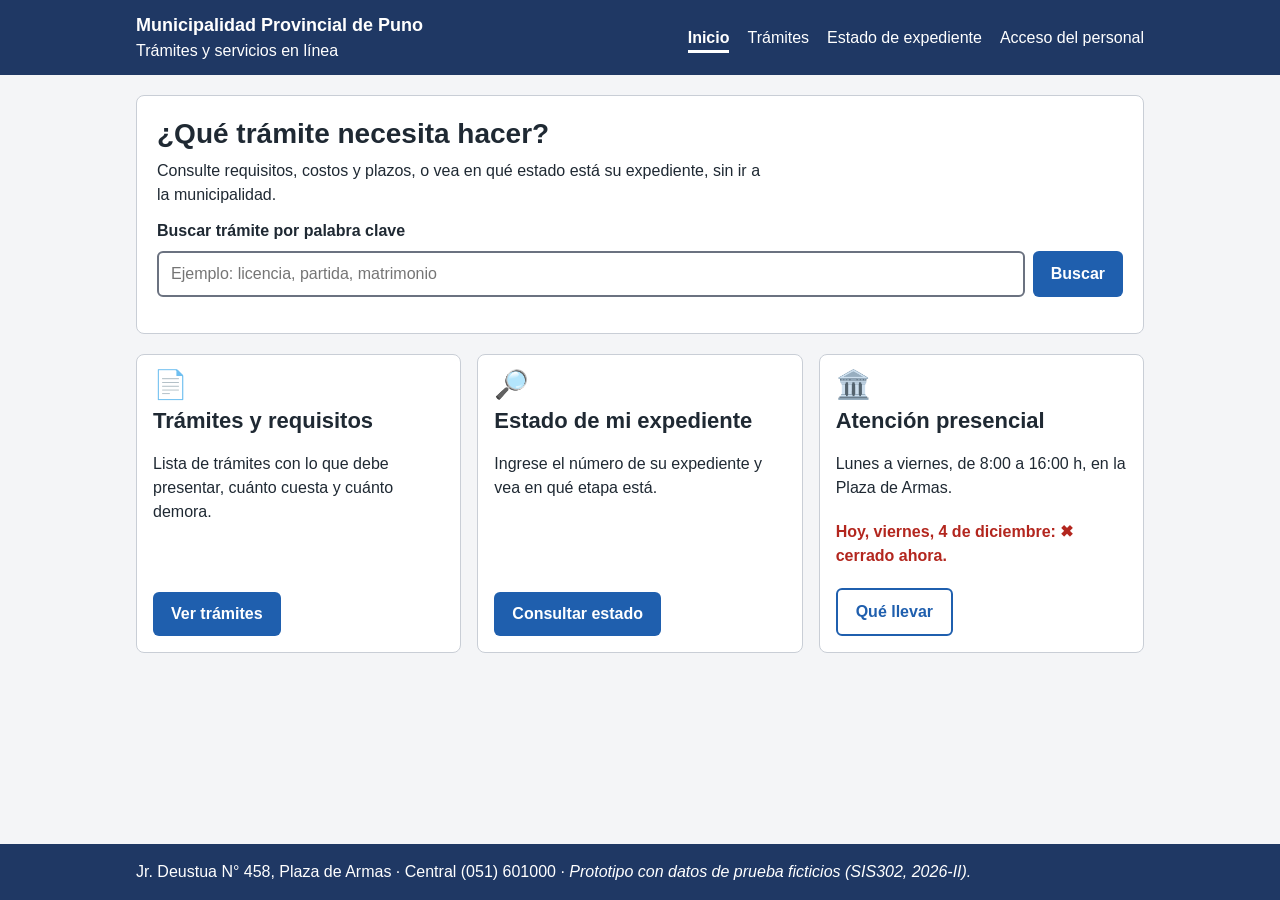
<file: index.html>
<!DOCTYPE html>
<html lang="es">
<head>
  <meta charset="utf-8">
  <link rel="icon" type="image/png" href="img/icono.png">
  <meta name="viewport" content="width=device-width, initial-scale=1">
  <title>Inicio · Municipalidad Provincial de Puno</title>
  <link rel="stylesheet" href="css/estilos.css">
</head>
<body>
  <header class="cabecera">
    <div class="contenedor">
      <a class="marca" href="index.html">Municipalidad Provincial de Puno<small>Trámites y servicios en línea</small></a>
      <nav aria-label="Menú principal">
      <ul class="menu">
        <li><a href="index.html" aria-current="page">Inicio</a></li>
        <li><a href="tramites.html">Trámites</a></li>
        <li><a href="expediente.html">Estado de expediente</a></li>
        <li><a href="login.html">Acceso del personal</a></li>
      </ul>
      </nav>
    </div>
  </header>
  <main class="contenedor">
    <section class="portada">
      <h1>¿Qué trámite necesita hacer?</h1>
      <p>Consulte requisitos, costos y plazos, o vea en qué estado está su expediente, sin ir a la municipalidad.</p>
      <form class="buscador" action="tramites.html" role="search">
        <label for="q">Buscar trámite por palabra clave</label>
        <input id="q" name="q" type="search" placeholder="Ejemplo: licencia, partida, matrimonio">
        <button class="boton" type="submit">Buscar</button>
      </form>
    </section>
    <section class="accesos" aria-label="Accesos directos">
      <article class="tarjeta">
        <span class="icono" aria-hidden="true">📄</span>
        <h2>Trámites y requisitos</h2>
        <p>Lista de trámites con lo que debe presentar, cuánto cuesta y cuánto demora.</p>
        <a class="boton" href="tramites.html">Ver trámites</a>
      </article>
      <article class="tarjeta">
        <span class="icono" aria-hidden="true">🔎</span>
        <h2>Estado de mi expediente</h2>
        <p>Ingrese el número de su expediente y vea en qué etapa está.</p>
        <a class="boton" href="expediente.html">Consultar estado</a>
      </article>
      <article class="tarjeta">
        <span class="icono" aria-hidden="true">🏛️</span>
        <h2>Atención presencial</h2>
        <p>Lunes a viernes, de 8:00 a 16:00 h, en la Plaza de Armas.</p>
        <p class="estado-atencion" id="estado-atencion">Hoy, <time id="hoy" datetime="2026-10-09">hoy</time>: <span id="texto-estado">consulte el horario</span>.</p>
        <a class="boton secundario" href="tramites.html">Qué llevar</a>
      </article>
    </section>
  </main>
  <footer class="pie">
    <div class="contenedor">
      Jr. Deustua N° 458, Plaza de Armas · Central (051) 601000 ·
      <span class="aviso-prueba">Prototipo con datos de prueba ficticios (SIS302, 2026-II).</span>
    </div>
  </footer>
  <script src="js/datos.js"></script>
  <script src="js/inicio.js"></script>
</body>
</html>
</file>
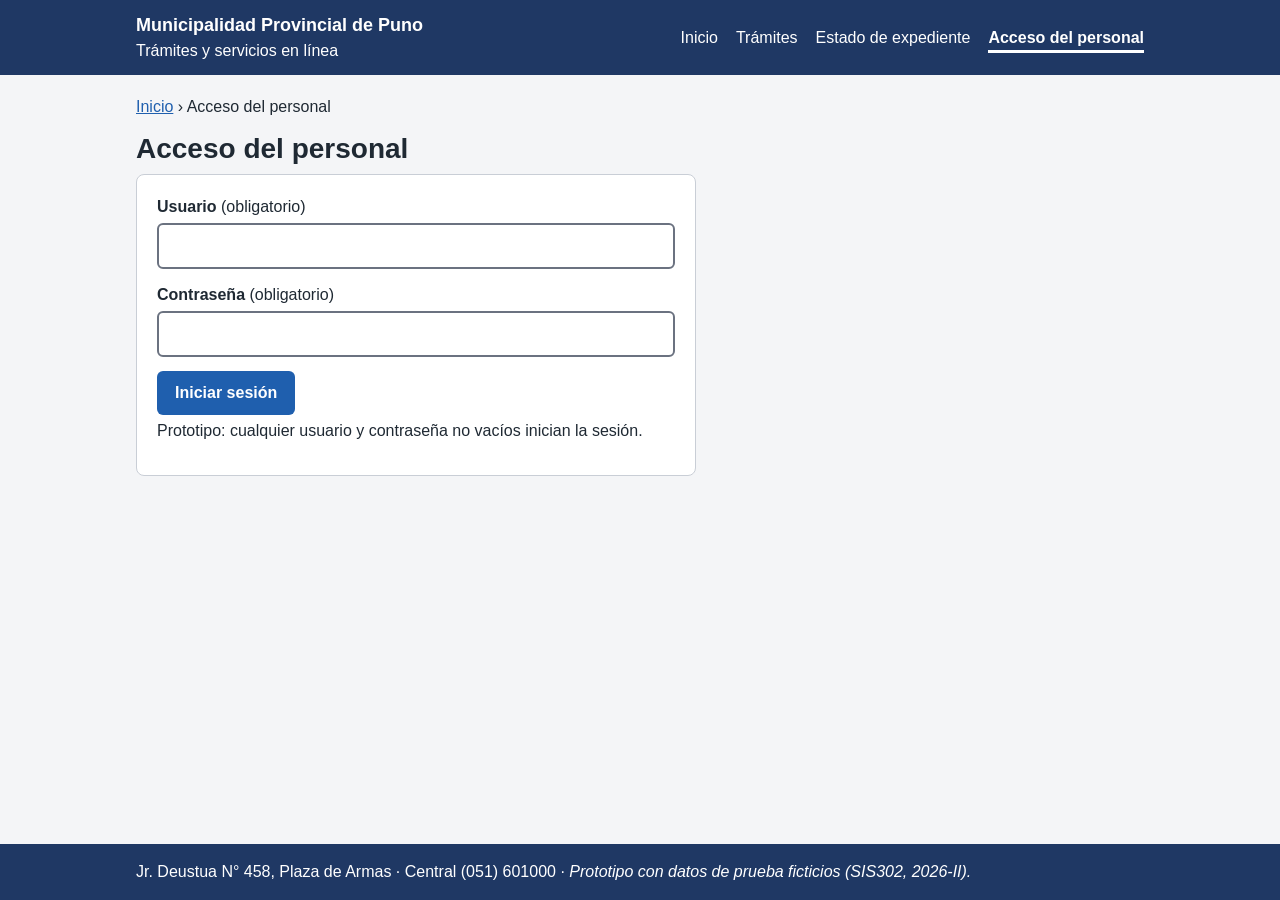
<file: admin.html>
<!DOCTYPE html>
<html lang="es">
<head>
  <meta charset="utf-8">
  <link rel="icon" type="image/png" href="img/icono.png">
  <meta name="viewport" content="width=device-width, initial-scale=1">
  <title>Editar trámite · Municipalidad Provincial de Puno</title>
  <link rel="stylesheet" href="css/estilos.css">
</head>
<body>
  <header class="cabecera">
    <div class="contenedor">
      <a class="marca" href="index.html">Municipalidad Provincial de Puno<small>Trámites y servicios en línea</small></a>
      <nav aria-label="Menú principal">
      <ul class="menu">
        <li><a href="index.html">Inicio</a></li>
        <li><a href="tramites.html">Trámites</a></li>
        <li><a href="expediente.html">Estado de expediente</a></li>
        <li><a href="login.html" aria-current="page">Acceso del personal</a></li>
      </ul>
      </nav>
    </div>
  </header>
  <main class="contenedor">
    <p class="migas"><a href="index.html">Inicio</a> › Administración › Editar trámite</p>
    <div class="sesion" id="sesion">Sesión iniciada: administrador de contenidos · <a href="index.html" id="salir">Cerrar sesión</a></div>
    <h1>Editar trámite</h1>
    <form class="formulario" id="form" novalidate>
      <div class="campo">
        <label for="tramite">Trámite</label>
        <select id="tramite" name="tramite"></select>
      </div>
      <div class="campo">
        <label for="costo">Costo (S/) <span class="req">(obligatorio)</span></label>
        <input id="costo" name="costo" type="text" inputmode="decimal" required aria-describedby="ayuda-costo err-costo">
        <p class="ayuda" id="ayuda-costo">Use punto para los decimales, por ejemplo 120.50.</p>
        <p class="err" id="err-costo" hidden></p>
      </div>
      <div class="campo">
        <label for="plazo">Plazo <span class="req">(obligatorio)</span></label>
        <input id="plazo" name="plazo" type="text" required aria-describedby="err-plazo">
        <p class="err" id="err-plazo" hidden></p>
      </div>
      <div class="acciones">
        <button class="boton" type="submit">Guardar cambios</button>
        <a class="boton secundario" id="ver" href="tramites.html">Ver como ciudadano</a>
      </div>
    </form>
    <div class="mensaje ok" id="ok" hidden role="status"></div>
    <div class="mensaje error" id="error" hidden role="alert"></div>
  </main>
  <footer class="pie">
    <div class="contenedor">
      Jr. Deustua N° 458, Plaza de Armas · Central (051) 601000 ·
      <span class="aviso-prueba">Prototipo con datos de prueba ficticios (SIS302, 2026-II).</span>
    </div>
  </footer>
  <script src="js/datos.js"></script>
  <script src="js/admin.js"></script>
</body>
</html>
</file>
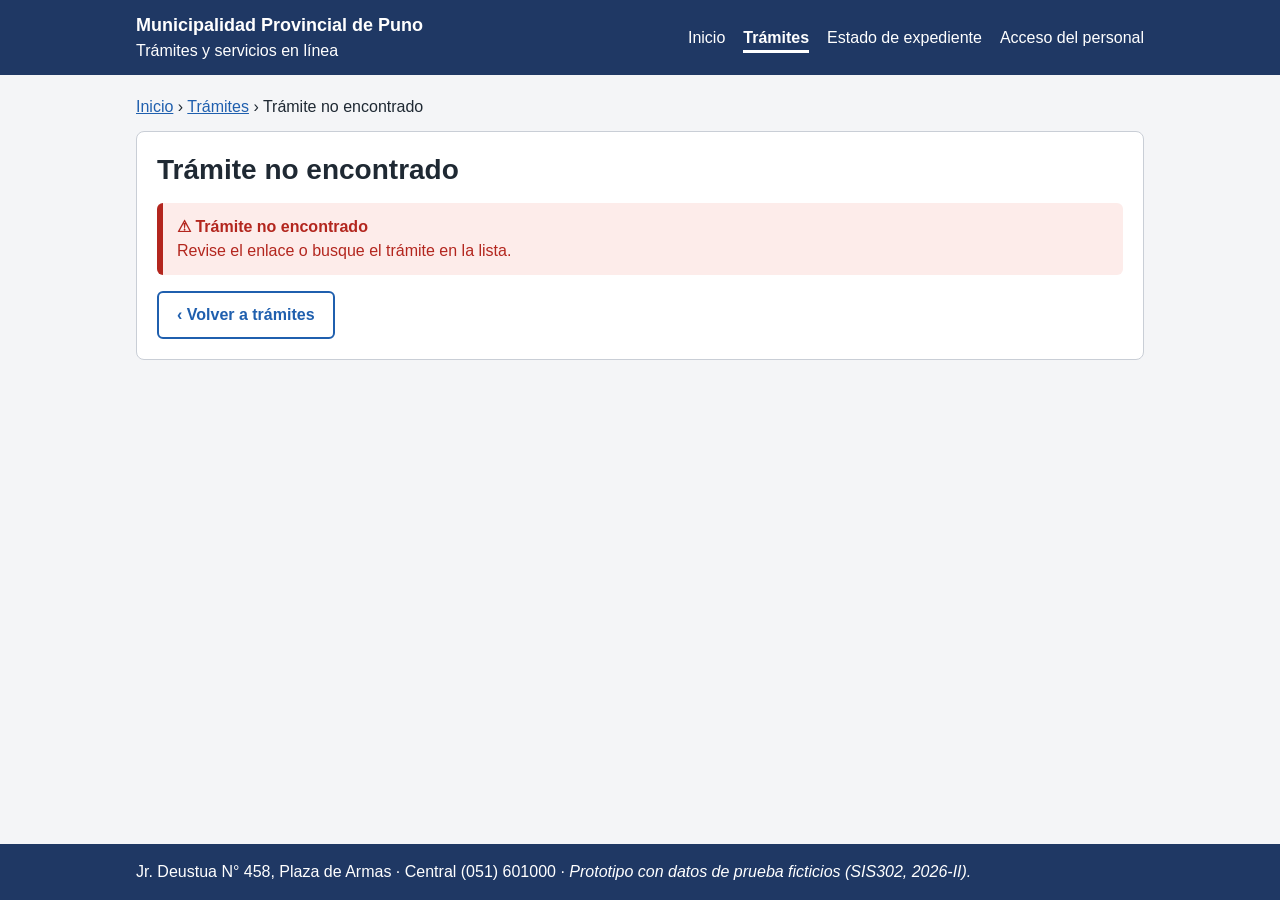
<file: detalle.html>
<!DOCTYPE html>
<html lang="es">
<head>
  <meta charset="utf-8">
  <link rel="icon" type="image/png" href="img/icono.png">
  <meta name="viewport" content="width=device-width, initial-scale=1">
  <title>Detalle del trámite · Municipalidad Provincial de Puno</title>
  <link rel="stylesheet" href="css/estilos.css">
</head>
<body>
  <header class="cabecera">
    <div class="contenedor">
      <a class="marca" href="index.html">Municipalidad Provincial de Puno<small>Trámites y servicios en línea</small></a>
      <nav aria-label="Menú principal">
      <ul class="menu">
        <li><a href="index.html">Inicio</a></li>
        <li><a href="tramites.html" aria-current="page">Trámites</a></li>
        <li><a href="expediente.html">Estado de expediente</a></li>
        <li><a href="login.html">Acceso del personal</a></li>
      </ul>
      </nav>
    </div>
  </header>
  <main class="contenedor">
    <p class="migas"><a href="index.html">Inicio</a> › <a href="tramites.html">Trámites</a> › <span id="miga"></span></p>
    <article class="ficha" id="ficha">
      <h1>Detalle del trámite</h1>
      <p>Cargando información…</p>
    </article>
  </main>
  <footer class="pie">
    <div class="contenedor">
      Jr. Deustua N° 458, Plaza de Armas · Central (051) 601000 ·
      <span class="aviso-prueba">Prototipo con datos de prueba ficticios (SIS302, 2026-II).</span>
    </div>
  </footer>
  <script src="js/datos.js"></script>
  <script src="js/plazo.js"></script>
  <script src="js/detalle.js"></script>
</body>
</html>
</file>
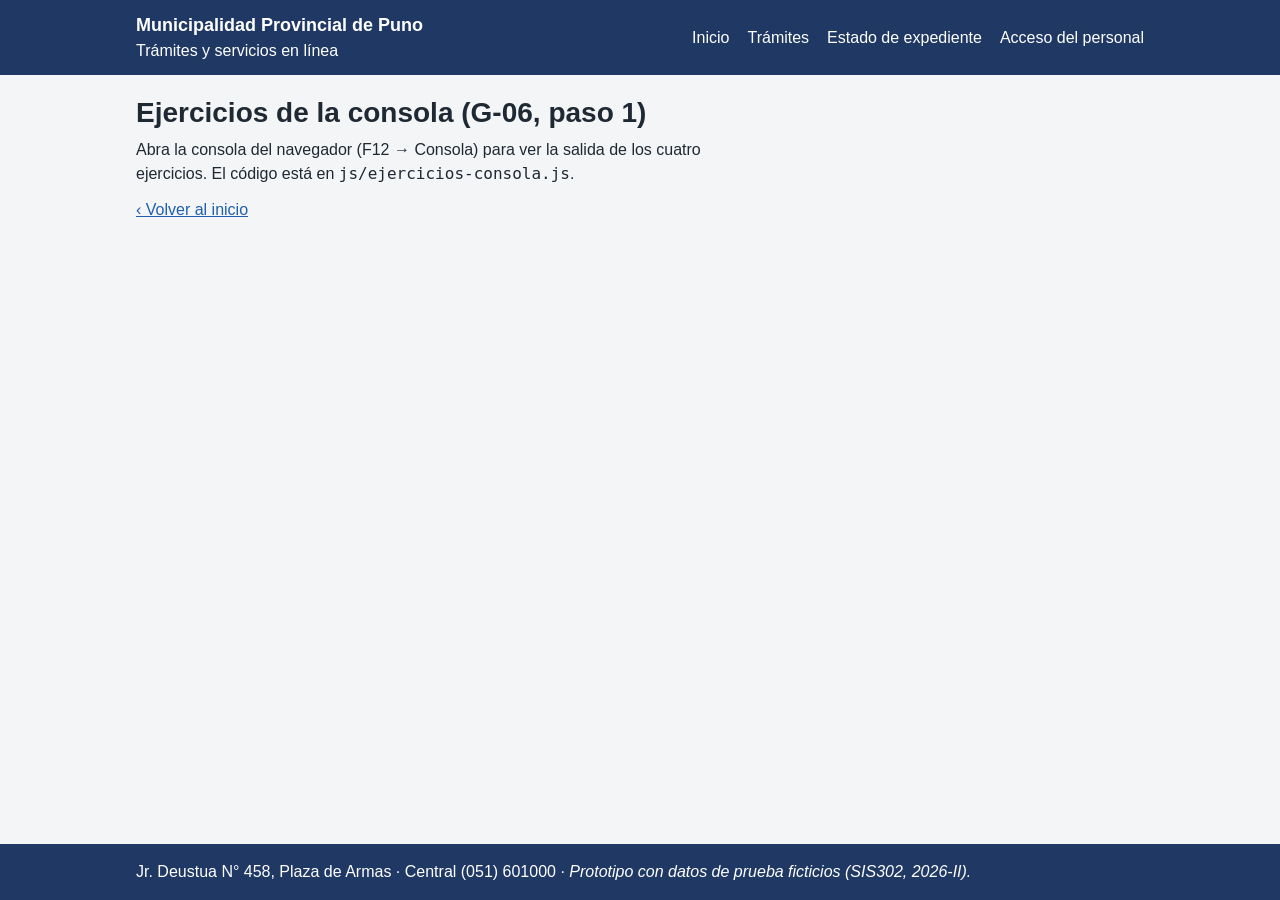
<file: ejercicios.html>
<!DOCTYPE html>
<html lang="es">
<head>
  <meta charset="utf-8">
  <link rel="icon" type="image/png" href="img/icono.png">
  <meta name="viewport" content="width=device-width, initial-scale=1">
  <title>Ejercicios de la consola (G-06) · Municipalidad Provincial de Puno</title>
  <link rel="stylesheet" href="css/estilos.css">
</head>
<body>
  <header class="cabecera">
    <div class="contenedor">
      <a class="marca" href="index.html">Municipalidad Provincial de Puno<small>Trámites y servicios en línea</small></a>
      <nav aria-label="Menú principal">
      <ul class="menu">
        <li><a href="index.html">Inicio</a></li>
        <li><a href="tramites.html">Trámites</a></li>
        <li><a href="expediente.html">Estado de expediente</a></li>
        <li><a href="login.html">Acceso del personal</a></li>
      </ul>
      </nav>
    </div>
  </header>
  <main class="contenedor">
    <h1>Ejercicios de la consola (G-06, paso 1)</h1>
    <p>Abra la consola del navegador (F12 → Consola) para ver la salida de los cuatro ejercicios.
      El código está en <code>js/ejercicios-consola.js</code>.</p>
    <p><a href="index.html">‹ Volver al inicio</a></p>
  </main>
  <footer class="pie">
    <div class="contenedor">
      Jr. Deustua N° 458, Plaza de Armas · Central (051) 601000 ·
      <span class="aviso-prueba">Prototipo con datos de prueba ficticios (SIS302, 2026-II).</span>
    </div>
  </footer>
  <script src="js/ejercicios-consola.js"></script>
</body>
</html>
</file>
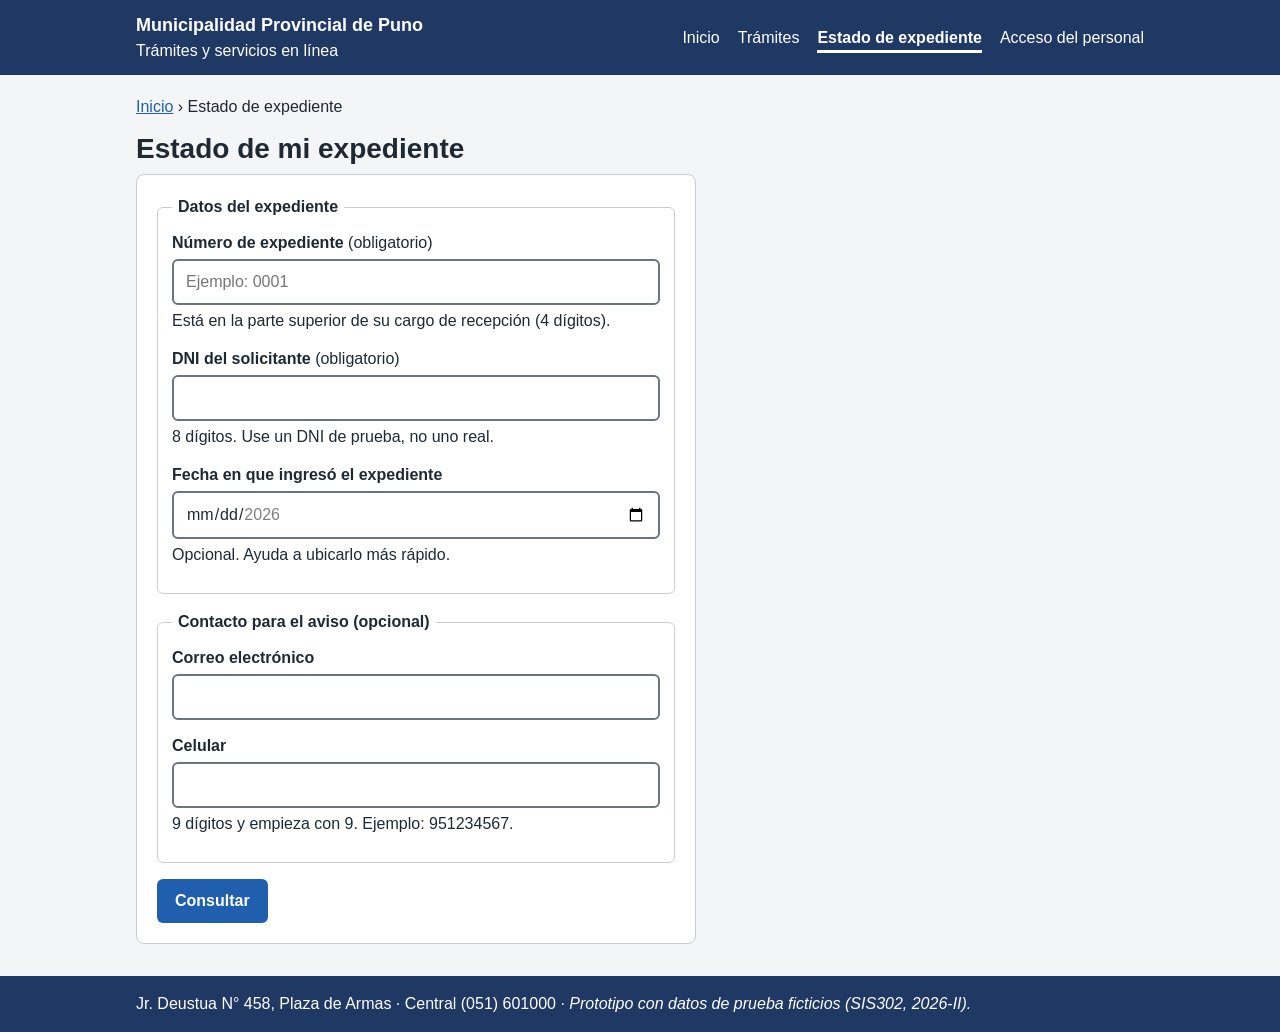
<file: expediente.html>
<!DOCTYPE html>
<html lang="es">
<head>
  <meta charset="utf-8">
  <link rel="icon" type="image/png" href="img/icono.png">
  <meta name="viewport" content="width=device-width, initial-scale=1">
  <title>Estado de expediente · Municipalidad Provincial de Puno</title>
  <link rel="stylesheet" href="css/estilos.css">
</head>
<body>
  <header class="cabecera">
    <div class="contenedor">
      <a class="marca" href="index.html">Municipalidad Provincial de Puno<small>Trámites y servicios en línea</small></a>
      <nav aria-label="Menú principal">
      <ul class="menu">
        <li><a href="index.html">Inicio</a></li>
        <li><a href="tramites.html">Trámites</a></li>
        <li><a href="expediente.html" aria-current="page">Estado de expediente</a></li>
        <li><a href="login.html">Acceso del personal</a></li>
      </ul>
      </nav>
    </div>
  </header>
  <main class="contenedor">
    <p class="migas"><a href="index.html">Inicio</a> › Estado de expediente</p>
    <h1>Estado de mi expediente</h1>
    <div class="mensaje error" id="resumen" hidden role="alert" tabindex="-1"></div>
    <form class="formulario" id="form" action="expediente.html" method="get" novalidate>
      <fieldset>
        <legend>Datos del expediente</legend>
        <div class="campo">
          <label for="numero">Número de expediente <span class="req">(obligatorio)</span></label>
          <input id="numero" name="n" type="text" inputmode="numeric" required minlength="4" maxlength="4" pattern="[0-9]{4}" autocomplete="off" placeholder="Ejemplo: 0001" aria-describedby="ayuda-numero err-numero">
          <p class="ayuda" id="ayuda-numero">Está en la parte superior de su cargo de recepción (4 dígitos).</p>
          <p class="err" id="err-numero" hidden></p>
        </div>
        <div class="campo">
          <label for="dni">DNI del solicitante <span class="req">(obligatorio)</span></label>
          <input id="dni" name="dni" type="text" inputmode="numeric" required minlength="8" maxlength="8" pattern="[0-9]{8}" autocomplete="off" aria-describedby="ayuda-dni err-dni">
          <p class="ayuda" id="ayuda-dni">8 dígitos. Use un DNI de prueba, no uno real.</p>
          <p class="err" id="err-dni" hidden></p>
        </div>
        <div class="campo">
          <label for="fecha">Fecha en que ingresó el expediente</label>
          <input id="fecha" name="fecha" type="date" min="2026-01-01" max="2026-12-31" aria-describedby="ayuda-fecha err-fecha">
          <p class="ayuda" id="ayuda-fecha">Opcional. Ayuda a ubicarlo más rápido.</p>
          <p class="err" id="err-fecha" hidden></p>
        </div>
      </fieldset>
      <fieldset>
        <legend>Contacto para el aviso (opcional)</legend>
        <div class="campo">
          <label for="correo">Correo electrónico</label>
          <input id="correo" name="correo" type="email" autocomplete="email" aria-describedby="err-correo">
          <p class="err" id="err-correo" hidden></p>
        </div>
        <div class="campo">
          <label for="celular">Celular</label>
          <input id="celular" name="celular" type="tel" inputmode="numeric" maxlength="9" pattern="9[0-9]{8}" autocomplete="tel" aria-describedby="ayuda-celular err-celular">
          <p class="ayuda" id="ayuda-celular">9 dígitos y empieza con 9. Ejemplo: 951234567.</p>
          <p class="err" id="err-celular" hidden></p>
        </div>
      </fieldset>
      <button class="boton" type="submit">Consultar</button>
    </form>
    <div class="mensaje ok" id="ok" hidden role="status"></div>
    <div class="mensaje error" id="error" hidden role="alert"></div>
  </main>
  <footer class="pie">
    <div class="contenedor">
      Jr. Deustua N° 458, Plaza de Armas · Central (051) 601000 ·
      <span class="aviso-prueba">Prototipo con datos de prueba ficticios (SIS302, 2026-II).</span>
    </div>
  </footer>
  <script src="js/datos.js"></script>
  <script src="js/expediente.js"></script>
</body>
</html>
</file>
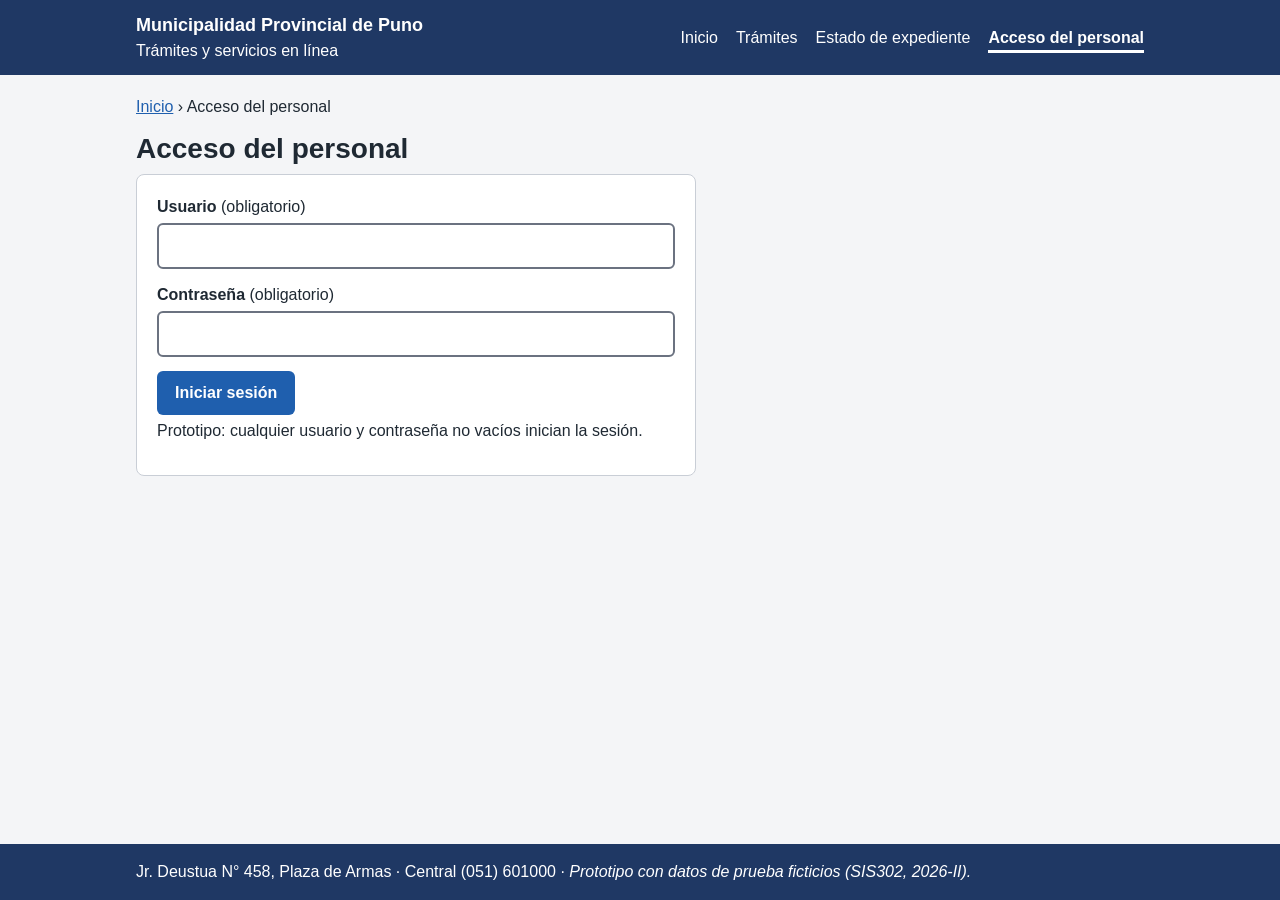
<file: login.html>
<!DOCTYPE html>
<html lang="es">
<head>
  <meta charset="utf-8">
  <link rel="icon" type="image/png" href="img/icono.png">
  <meta name="viewport" content="width=device-width, initial-scale=1">
  <title>Acceso del personal · Municipalidad Provincial de Puno</title>
  <link rel="stylesheet" href="css/estilos.css">
</head>
<body>
  <header class="cabecera">
    <div class="contenedor">
      <a class="marca" href="index.html">Municipalidad Provincial de Puno<small>Trámites y servicios en línea</small></a>
      <nav aria-label="Menú principal">
      <ul class="menu">
        <li><a href="index.html">Inicio</a></li>
        <li><a href="tramites.html">Trámites</a></li>
        <li><a href="expediente.html">Estado de expediente</a></li>
        <li><a href="login.html" aria-current="page">Acceso del personal</a></li>
      </ul>
      </nav>
    </div>
  </header>
  <main class="contenedor">
    <p class="migas"><a href="index.html">Inicio</a> › Acceso del personal</p>
    <h1>Acceso del personal</h1>
    <form class="formulario" id="form" novalidate>
      <div class="campo">
        <label for="usuario">Usuario <span class="req">(obligatorio)</span></label>
        <input id="usuario" name="usuario" type="text" required autocomplete="username" aria-describedby="err-usuario">
        <p class="err" id="err-usuario" hidden></p>
      </div>
      <div class="campo">
        <label for="clave">Contraseña <span class="req">(obligatorio)</span></label>
        <input id="clave" name="clave" type="password" required autocomplete="current-password" aria-describedby="err-clave">
        <p class="err" id="err-clave" hidden></p>
      </div>
      <button class="boton" type="submit">Iniciar sesión</button>
      <p class="ayuda">Prototipo: cualquier usuario y contraseña no vacíos inician la sesión.</p>
    </form>
  </main>
  <footer class="pie">
    <div class="contenedor">
      Jr. Deustua N° 458, Plaza de Armas · Central (051) 601000 ·
      <span class="aviso-prueba">Prototipo con datos de prueba ficticios (SIS302, 2026-II).</span>
    </div>
  </footer>
  <script src="js/datos.js"></script>
  <script src="js/login.js"></script>
</body>
</html>
</file>
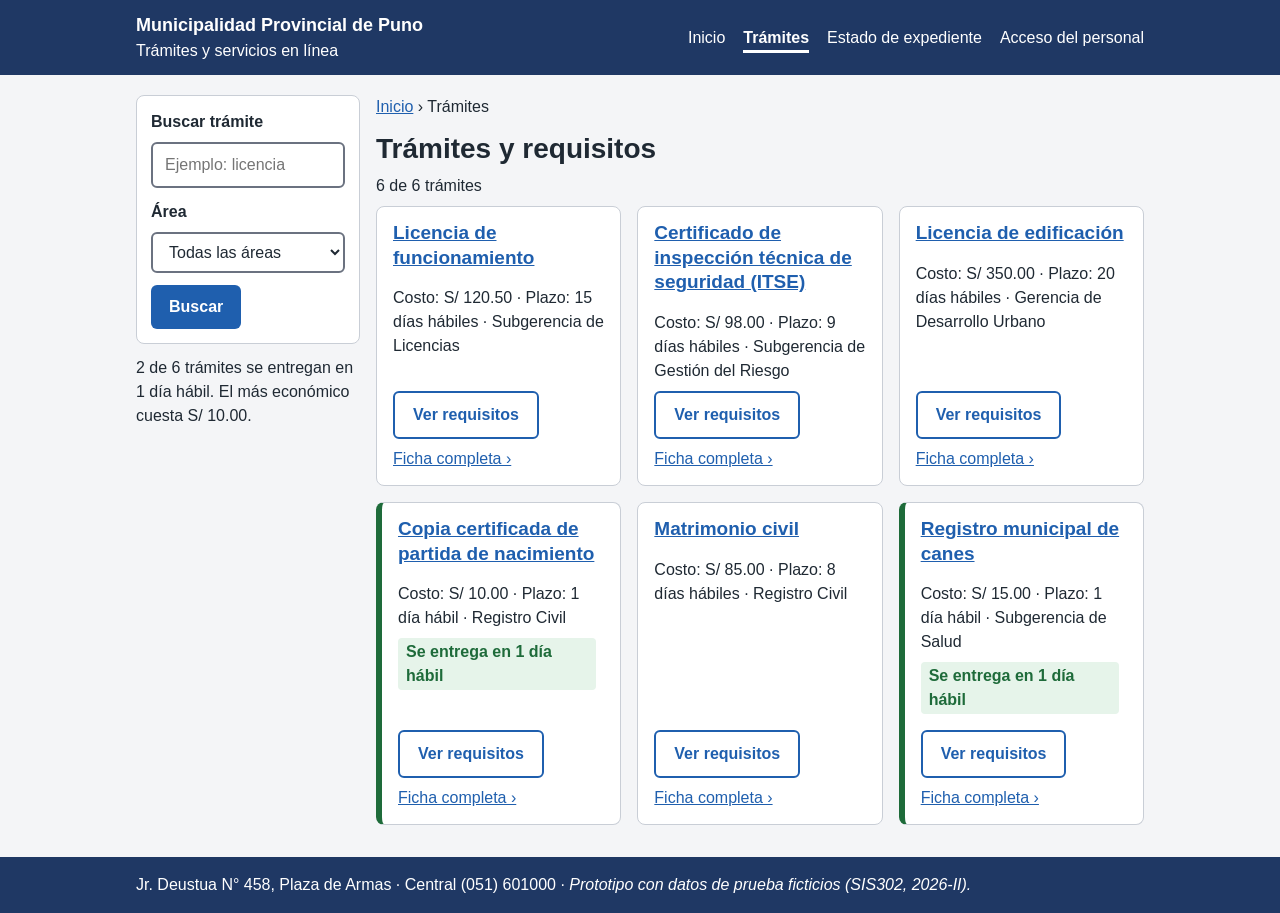
<file: tramites.html>
<!DOCTYPE html>
<html lang="es">
<head>
  <meta charset="utf-8">
  <link rel="icon" type="image/png" href="img/icono.png">
  <meta name="viewport" content="width=device-width, initial-scale=1">
  <title>Trámites · Municipalidad Provincial de Puno</title>
  <link rel="stylesheet" href="css/estilos.css">
  <link rel="stylesheet" href="css/maqueta.css">
</head>
<body class="pagina">
  <header class="cabecera">
    <div class="contenedor">
      <a class="marca" href="index.html">Municipalidad Provincial de Puno<small>Trámites y servicios en línea</small></a>
      <nav aria-label="Menú principal">
      <ul class="menu">
        <li><a href="index.html">Inicio</a></li>
        <li><a href="tramites.html" aria-current="page">Trámites</a></li>
        <li><a href="expediente.html">Estado de expediente</a></li>
        <li><a href="login.html">Acceso del personal</a></li>
      </ul>
      </nav>
    </div>
  </header>
  <aside class="filtros" aria-label="Filtros de búsqueda">
    <form class="buscador" id="buscador" role="search">
      <label for="q">Buscar trámite</label>
      <input id="q" type="search" placeholder="Ejemplo: licencia" autocomplete="off">
      <label for="area">Área</label>
      <select id="area">
        <option value="">Todas las áreas</option>
      </select>
      <button class="boton" type="submit">Buscar</button>
    </form>
    <p class="contador" id="resumen-tramites"></p>
  </aside>
  <main class="principal">
    <p class="migas"><a href="index.html">Inicio</a> › Trámites</p>
    <h1>Trámites y requisitos</h1>
    <p class="contador" id="contador" aria-live="polite">Cargando trámites…</p>
    <ul class="lista tarjetas" id="lista"></ul>
    <div class="mensaje error" id="error-carga" hidden role="alert"></div>
    <div class="mensaje error" id="vacio" hidden><strong>⚠ No se encontraron trámites</strong>Revise la palabra o pruebe con otra, por ejemplo «licencia».</div>
  </main>
  <footer class="pie">
    <div class="contenedor">
      Jr. Deustua N° 458, Plaza de Armas · Central (051) 601000 ·
      <span class="aviso-prueba">Prototipo con datos de prueba ficticios (SIS302, 2026-II).</span>
    </div>
  </footer>
  <script src="js/datos.js"></script>
  <script src="js/tramites.js"></script>
</body>
</html>
</file>
<file: css/estilos.css>
/* Prototipo navegable · Plataforma web de la Municipalidad Provincial de Puno
   Paleta (contraste medido, WCAG AA):
   --identidad #1f3864  blanco encima 11.62:1
   --accion    #1f5fae  blanco encima 6.35:1 · sobre blanco 6.35:1
   --texto     #1f2933  sobre blanco 14.76:1 · sobre --fondo 13.53:1
   --ok        #1e6b3a  sobre --ok-fondo 5.74:1
   --error     #b3261e  sobre --error-fondo 5.72:1 */
:root {
  --identidad: #1f3864;
  --accion: #1f5fae;
  --texto: #1f2933;
  --fondo: #f4f5f7;
  --blanco: #ffffff;
  --borde: #c9ced6;
  --ok: #1e6b3a;
  --ok-fondo: #e6f4ea;
  --error: #b3261e;
  --error-fondo: #fdecea;
}
* { box-sizing: border-box; }
body {
  margin: 0;
  font-family: "Segoe UI", Roboto, Arial, sans-serif;
  font-size: 16px;
  line-height: 1.5;
  color: var(--texto);
  background: var(--fondo);
  /* Pie de página siempre al fondo, aunque la página tenga poco contenido */
  min-height: 100vh;
  display: flex;
  flex-direction: column;
}
main { flex: 1 0 auto; width: 100%; }
a { color: var(--accion); }
a:focus-visible, button:focus-visible, input:focus-visible, select:focus-visible, textarea:focus-visible {
  outline: 3px solid var(--accion); outline-offset: 2px;
}

/* Cabecera y navegación */
.cabecera a:focus-visible { outline-color: var(--blanco); }
.cabecera { background: var(--identidad); color: var(--blanco); }
.cabecera .contenedor { display: flex; flex-wrap: wrap; align-items: center; justify-content: space-between; gap: 8px; padding-top: 12px; padding-bottom: 12px; }
.marca { color: var(--blanco); text-decoration: none; font-weight: 700; font-size: 18px; }
.marca small { display: block; font-weight: 400; font-size: 16px; }
.menu { display: flex; flex-wrap: wrap; gap: 4px 18px; margin: 0; padding: 0; list-style: none; }
.menu a { color: var(--blanco); text-decoration: none; padding: 4px 0; }
.menu a[aria-current="page"] { font-weight: 700; border-bottom: 3px solid var(--blanco); }

.contenedor { max-width: 1040px; margin: 0 auto; padding: 0 16px; }
main.contenedor { padding-top: 20px; padding-bottom: 32px; }

.migas { font-size: 16px; margin: 0 0 12px; }
h1 { font-size: 28px; line-height: 1.25; margin: 0 0 8px; }
h2 { font-size: 22px; line-height: 1.3; margin: 0 0 8px; }
h3 { font-size: 18px; margin: 0 0 4px; }
p { max-width: 68ch; margin: 0 0 12px; }

/* Botones */
.boton {
  display: inline-block; background: var(--accion); color: var(--blanco);
  border: 0; border-radius: 6px; padding: 10px 18px; font: inherit; font-weight: 600;
  text-decoration: none; cursor: pointer;
}
.boton.secundario { background: var(--blanco); color: var(--accion); border: 2px solid var(--accion); }

/* Inicio: accesos directos */
.portada { background: var(--blanco); border: 1px solid var(--borde); border-radius: 8px; padding: 20px; margin-bottom: 20px; }
.accesos { display: grid; grid-template-columns: 1fr; gap: 16px; }
@media (min-width: 720px) { .accesos { grid-template-columns: repeat(3, 1fr); } }
.tarjeta { background: var(--blanco); border: 1px solid var(--borde); border-radius: 8px; padding: 16px; display: flex; flex-direction: column; gap: 8px; }
.tarjeta .icono { font-size: 28px; line-height: 1; }
.tarjeta .boton { align-self: flex-start; margin-top: auto; }

/* Buscador y lista */
.buscador { display: flex; flex-wrap: wrap; gap: 8px; margin: 12px 0 16px; }
.portada .buscador label { flex: 1 1 100%; margin-bottom: 0; }
.buscador input { flex: 1 1 240px; }
label { display: block; font-weight: 600; margin-bottom: 4px; }
input, select, textarea {
  font: inherit; color: var(--texto); background: var(--blanco);
  border: 2px solid #6b7280; border-radius: 6px; padding: 9px 12px; width: 100%;
}
.lista { list-style: none; margin: 0; padding: 0; display: grid; gap: 12px; }
.lista > li { background: var(--blanco); border: 1px solid var(--borde); border-radius: 8px; padding: 14px 16px; }
.lista .datos { font-size: 16px; margin: 4px 0 8px; }
.contador { font-size: 16px; margin-bottom: 8px; }

/* Detalle */
.ficha { background: var(--blanco); border: 1px solid var(--borde); border-radius: 8px; padding: 20px; }
.resumen { display: grid; grid-template-columns: 1fr; gap: 12px; margin: 12px 0 16px; }
@media (min-width: 720px) { .resumen { grid-template-columns: repeat(3, 1fr); } }
.resumen div { background: var(--fondo); border-radius: 6px; padding: 10px 12px; }
.resumen strong { display: block; font-size: 20px; }
.requisitos li { margin-bottom: 6px; }

/* Mensajes de estado: siempre con texto e icono, nunca solo color */
.mensaje { border-radius: 6px; padding: 12px 14px; margin: 16px 0; border-left: 6px solid; }
.mensaje.ok { background: var(--ok-fondo); color: var(--ok); border-color: var(--ok); }
.mensaje.error { background: var(--error-fondo); color: var(--error); border-color: var(--error); }
.mensaje strong { display: block; }
[hidden] { display: none !important; }

.formulario { background: var(--blanco); border: 1px solid var(--borde); border-radius: 8px; padding: 20px; max-width: 560px; }
.campo { margin-bottom: 14px; }
.ayuda { font-size: 16px; margin-top: 4px; }
.acciones { display: flex; flex-wrap: wrap; gap: 10px; margin-top: 8px; }

.sesion { background: var(--blanco); border: 1px solid var(--borde); border-radius: 6px; padding: 8px 12px; margin-bottom: 16px; font-size: 16px; }

.pie { background: var(--identidad); color: var(--blanco); font-size: 16px; margin-top: auto; flex-shrink: 0; }
.pie .contenedor { padding-top: 16px; padding-bottom: 16px; }
.pie a { color: var(--blanco); }
.aviso-prueba { font-style: italic; }

/* Formulario con grupos de campos (G-05) */
fieldset { border: 1px solid var(--borde); border-radius: 6px; margin: 0 0 16px; padding: 12px 14px; }
legend { font-weight: 700; padding: 0 6px; }
.req { font-weight: 400; }
input[aria-invalid="true"] { border-color: var(--error); }
.err { color: var(--error); font-weight: 600; margin: 4px 0 0; }
#resumen ul { margin: 6px 0 0; padding-left: 20px; }
#resumen a { color: var(--error); }

/* G-06: estados que cambia JavaScript (siempre con texto, no solo color) */
.estado-atencion { font-weight: 600; }
.estado-atencion.abierto { color: var(--ok); }
.estado-atencion.cerrado { color: var(--error); }
.entrega { background: var(--ok-fondo); color: var(--ok); border-radius: 6px; padding: 10px 12px; }
.lista > li.rapido { border-left: 6px solid var(--ok); }
.etiqueta { display: inline-block; background: var(--ok-fondo); color: var(--ok); font-weight: 600; border-radius: 4px; padding: 2px 8px; margin: 0 8px 8px 0; }

/* G-07 · Paso 2 · Transiciones: transiciones de posición y opacidad.
   El mismo efecto aparece con el teclado (:focus-within / :focus-visible), no solo con el puntero.
   Colores al pasar el puntero: #174a88 con blanco 8.86:1 · #1f5fae sobre #e8f0fa 5.53:1 */
.tarjeta { transition: transform .2s ease, opacity .2s ease; }
.tarjeta:hover, .tarjeta:focus-within {
  transform: translateY(-4px);
  opacity: .98;
  box-shadow: 0 6px 16px rgb(0 0 0 / .15);
}
.boton { transition: opacity .2s ease, transform .2s ease; }
.boton:hover, .boton:focus-visible { background-color: #174a88; opacity: .98; transform: translateY(-1px); }
.boton.secundario:hover, .boton.secundario:focus-visible { background-color: #e8f0fa; }

/* Quien pide menos movimiento en su sistema no ve las animaciones */
@media (prefers-reduced-motion: reduce) {
  .tarjeta, .boton { transition: none; }
  .tarjeta:hover, .tarjeta:focus-within, .boton:hover, .boton:focus-visible { transform: none; }
}
</file>
<file: css/maqueta.css>
/* G-07 · Paso 1 · Maqueta de la vista principal (tramites.html)
   Grid para la estructura de la página y Flexbox dentro de los componentes. */

/* Teléfono: una sola columna, los filtros arriba de la lista */
.pagina {
  display: grid;
  grid-template-columns: 1fr;
  grid-template-rows: auto auto 1fr auto;
  grid-template-areas:
    "cabecera"
    "filtros"
    "principal"
    "pie";
  min-height: 100vh;
}
.pagina > .cabecera  { grid-area: cabecera; }
.pagina > .filtros   { grid-area: filtros; padding: 16px 16px 0; }
.pagina > .principal { grid-area: principal; padding: 16px 16px 32px; min-width: 0; }
.pagina > .pie       { grid-area: pie; }

/* Computadora: filtros a la izquierda y trámites a la derecha.
   Las columnas de los costados (1fr) quedan vacías para centrar el contenido
   con el mismo ancho que la cabecera (1040 px). */
@media (min-width: 760px) {
  .pagina {
    grid-template-columns: 1fr 14rem minmax(0, 48rem) 1fr;
    grid-template-rows: auto 1fr auto;
    grid-template-areas:
      "cabecera cabecera cabecera  cabecera"
      ".        filtros  principal ."
      "pie      pie      pie       pie";
    column-gap: 16px;
  }
  .pagina > .filtros   { padding: 20px 0 32px; align-self: start; }
  .pagina > .principal { padding: 20px 0 32px; }
}

/* Filtros: caja con el formulario en columna (Flexbox) */
.filtros .buscador {
  flex-direction: column;
  align-items: stretch;
  gap: 4px;
  margin: 0 0 12px;
  background: var(--blanco);
  border: 1px solid var(--borde);
  border-radius: 8px;
  padding: 14px;
}
.filtros .buscador input,
.filtros .buscador select { flex: none; margin-bottom: 8px; }
.filtros .buscador .boton { align-self: flex-start; }

/* Tarjetas de trámites: la rejilla se adapta sola al ancho (Grid) */
.tarjetas {
  grid-template-columns: repeat(auto-fill, minmax(15rem, 1fr));
  gap: 16px;
  align-content: start;
}
.tarjetas .tarjeta h2 { font-size: 19px; }
.tarjetas .tarjeta .datos { margin: 0; }
.tarjetas .requisitos { margin: 0; padding-left: 20px; }
</file>
